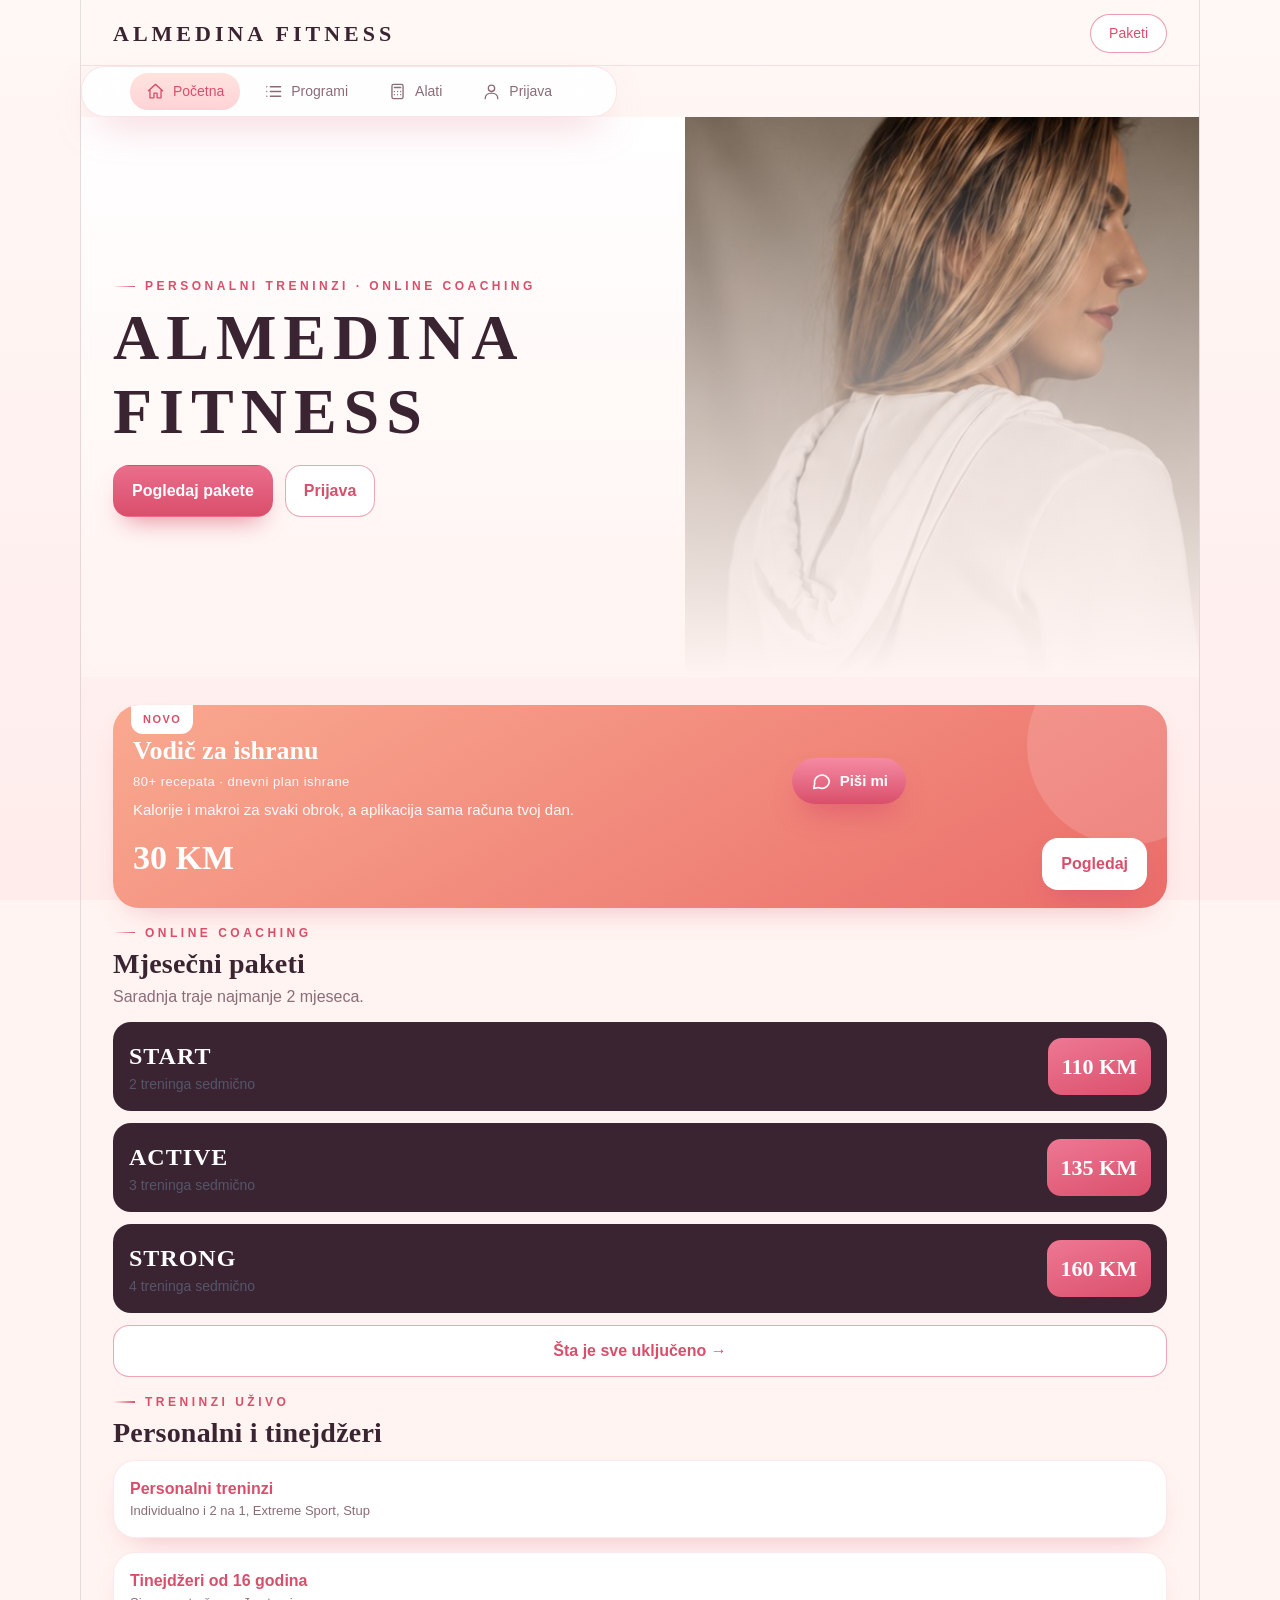
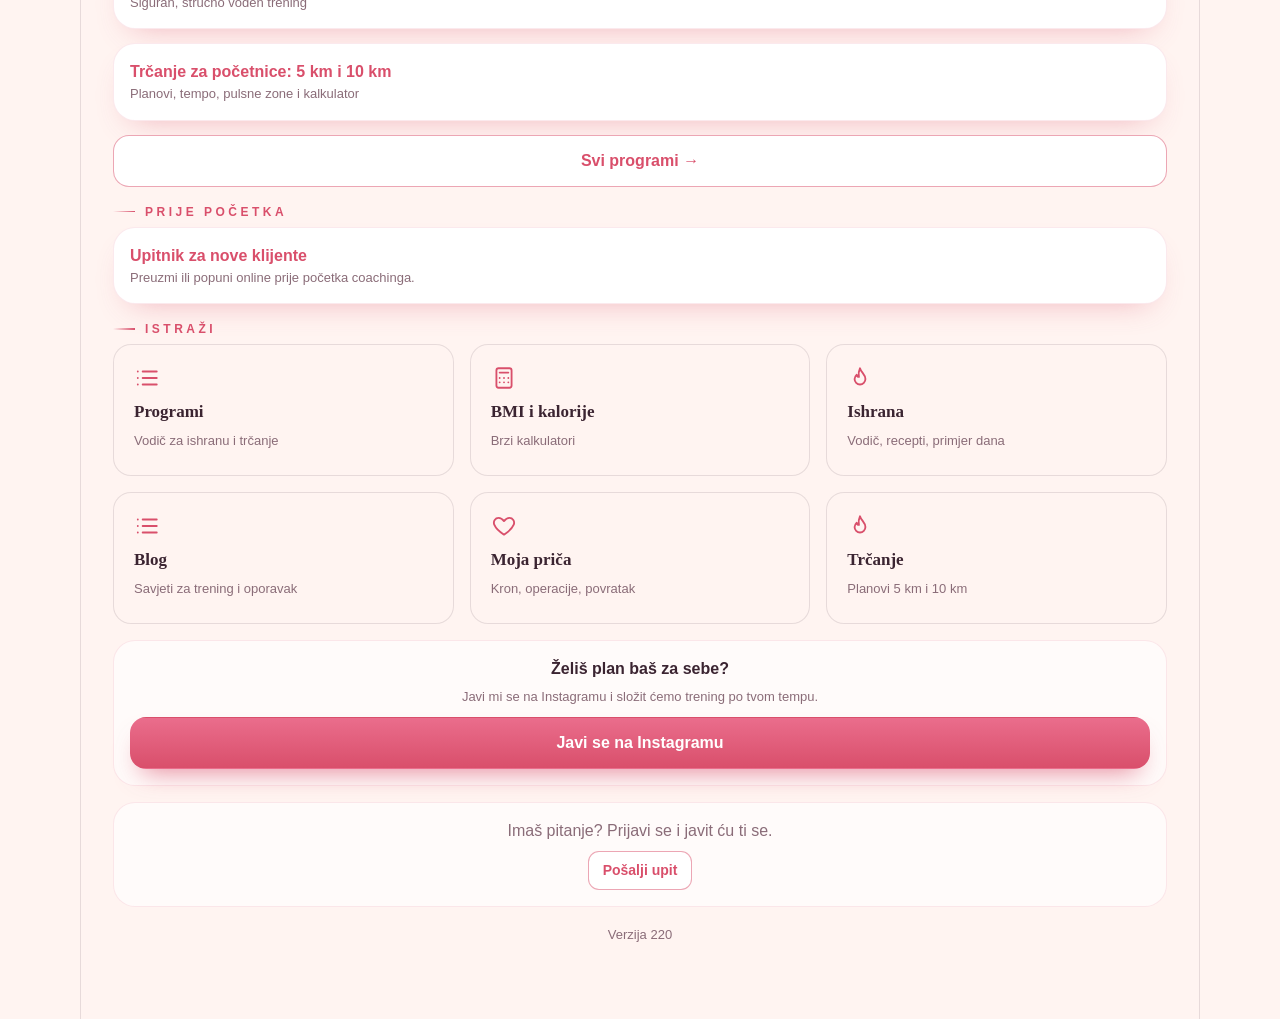
<file: index.html>
<!doctype html>
<html lang="bs">
<head>
<meta charset="utf-8">
<meta name="viewport" content="width=device-width, initial-scale=1, viewport-fit=cover">
<title>ALMEDINA FITNESS</title>
<meta name="description" content="Almedina Fitness – personalni treninzi, online coaching i kućni programi.">
<meta name="theme-color" content="#fff4f1">
<link rel="manifest" href="manifest.json">
<meta name="apple-mobile-web-app-capable" content="yes">
<meta name="mobile-web-app-capable" content="yes">
<meta name="apple-mobile-web-app-status-bar-style" content="black-translucent">
<meta name="apple-mobile-web-app-title" content="Almedina Fitness">
<meta name="format-detection" content="telephone=no">
<link rel="apple-touch-icon" href="icons/apple-touch-icon.png">
<link rel="icon" type="image/png" href="icons/icon-192.png">
<link rel="stylesheet" href="css/style.css">
<link rel="stylesheet" href="css/lux.css">
</head>
<body>
<div id="app">
  <header id="topbar" class="topbar">
    <button id="backBtn" class="icon-btn" aria-label="Nazad" hidden></button>
    <a class="brand" href="#/">ALMEDINA FITNESS</a>
    <a class="pill" href="#/paketi">Paketi</a>
  </header>
  <main id="view" tabindex="-1"></main>
  <nav id="tabbar" class="tabbar" aria-label="Glavna navigacija"></nav>
</div>
<div id="overlay" class="overlay" hidden></div>
<div id="toast" class="toast" role="status" aria-live="polite"></div>
<noscript><p style="padding:24px;color:#f0e4d6">Za rad aplikacije potreban je uključen JavaScript.</p></noscript>

<script src="js/config.js"></script>
<script src="js/config.cloud.js"></script>
<script src="js/util.js"></script>
<script src="js/data.js"></script>
<script src="js/data2.js"></script>
<script src="js/data3.js"></script>
<script src="js/data4.js"></script>
<script src="js/data5.js"></script>
<script src="js/data6.js"></script>
<script src="js/data7.js"></script>
<script src="js/data8.js"></script>
<script src="js/data9.js"></script>
<script src="js/data10.js"></script>
<script src="js/data11.js"></script>
<script src="js/data12.js"></script>
<script src="js/data13.js"></script>
<script src="js/data14.js"></script>
<script src="js/data15.js"></script>
<script src="js/data16.js"></script>
<script src="js/data17.js"></script>
<script src="js/data18.js"></script>
<script src="js/data19.js"></script>
<script src="js/data20.js"></script>
<script src="js/data21.js"></script>
<script src="js/data23.js"></script>
<script src="js/data22.js"></script>
<script src="js/data24.js"></script>
<script src="js/data25.js"></script>
<script src="js/data26.js"></script>
<script src="js/ocisti.js"></script>
<script src="js/jelovnik-auto.js"></script>
<script src="js/alergije.js"></script>
<script src="js/store.js"></script>
<script src="js/periodization.js"></script>
<script src="js/muscles.js"></script>
<script src="js/dnevnik.js"></script>
<script src="js/figure.js"></script>
<script src="js/views-public.js"></script>
<script src="js/views-client.js"></script>
<script src="js/views-trainer.js"></script>
<script src="js/views-nutrition.js"></script>
<script src="js/savjeti.js"></script>
<script src="js/views-kond.js"></script>
<script src="js/chat.js"></script>
<script src="js/extras.js"></script>
<script src="js/trcanje2.js"></script>
<script src="js/trcanje.js"></script>
<script src="js/kupci.js"></script>
<script src="js/pregled.js"></script>
<script src="js/perklijent.js"></script>
<script src="js/kondsablon.js"></script>
<script src="js/termini.js"></script>
<script src="js/online.js"></script>
<script src="js/dodjela.js"></script>
<script src="js/podsjetnik.js"></script>
<script src="js/obavijesti.js"></script>
<script src="js/zagrijavanje.js"></script>
<script src="js/hipertrofija.js"></script>
<script src="js/trenerdan.js"></script>
<script src="js/poruke.js"></script>
<script src="js/tehnika.js"></script>
<script src="js/receptfoto.js"></script>
<script src="js/blog.js"></script>
<script src="js/cloud.js"></script>
<script src="js/app.js"></script>
<a class="fab" id="fab" href="https://instagram.com/almedina.zajko" target="_blank" rel="noopener" aria-label="Piši mi na Instagramu"><svg viewBox="0 0 24 24" fill="none" stroke="currentColor" stroke-width="1.8" stroke-linecap="round" stroke-linejoin="round" aria-hidden="true"><path d="M21 12a8 8 0 0 1-11.6 7.1L4 20l1-4.6A8 8 0 1 1 21 12z"/></svg>Piši mi</a>
</body>
</html>
</file>
<file: css/style.css>
:root{color-scheme:dark;
  --navy:#0a1630; --navy-2:#101f45; --navy-3:#172a58; --ink:#060e22;
  --cream:#f0e4d6; --cream-2:#e8d9c7; --beige:#c8aa8a; --beige-2:#a98c6d;
  --text:#f0e4d6; --muted:#b9ad9e; --line:rgba(240,228,214,.14);
  --ok:#8fbf9f; --warn:#e0b36a; --bad:#e08a7a;
  --r:18px; --r-sm:12px;
  --serif:"Didot","Bodoni 72","Playfair Display","Cormorant Garamond",Georgia,"Times New Roman",serif;
  --sans:-apple-system,BlinkMacSystemFont,"SF Pro Text","Helvetica Neue",Arial,sans-serif;
  --sat:env(safe-area-inset-top,0px); --sab:env(safe-area-inset-bottom,0px);
  --tabh:64px;
}
*{box-sizing:border-box;-webkit-tap-highlight-color:transparent}
html{-webkit-text-size-adjust:100%;background:var(--ink)}
body{margin:0;font-family:var(--sans);font-size:16px;line-height:1.5;color:var(--text);background:var(--ink);
  overscroll-behavior-y:none;-webkit-font-smoothing:antialiased}
#app{max-width:560px;margin:0 auto;min-height:100vh;min-height:100dvh;background:linear-gradient(180deg,var(--navy) 0%,var(--ink) 100%);position:relative}
a{color:var(--beige);text-decoration:none}
h1,h2,h3{font-family:var(--serif);font-weight:600;letter-spacing:.2px;margin:0 0 .4em;line-height:1.15}
h1{font-size:30px} h2{font-size:23px} h3{font-size:18px}
p{margin:0 0 .8em} small,.small{font-size:13px;color:var(--muted)}
.muted{color:var(--muted)} .center{text-align:center} .mt{margin-top:16px} .mb{margin-bottom:16px} .mt-s{margin-top:8px}
.eyebrow{font-size:12px;letter-spacing:3px;text-transform:uppercase;color:var(--beige);margin-bottom:6px}

/* top / tab */
.topbar{position:sticky;top:0;z-index:20;display:flex;align-items:center;gap:10px;padding:calc(var(--sat) + 10px) 16px 10px;
  background:rgba(10,22,48,.88);backdrop-filter:blur(14px);-webkit-backdrop-filter:blur(14px);border-bottom:1px solid var(--line)}
.brand{font-family:var(--serif);font-size:19px;letter-spacing:3px;color:var(--cream);flex:1;text-align:center;font-weight:600}
.pill{font-size:13px;padding:6px 12px;border:1px solid var(--beige);border-radius:999px;color:var(--beige)}
.icon-btn{width:36px;height:36px;border-radius:50%;border:1px solid var(--line);background:transparent;color:var(--cream);display:grid;place-items:center;padding:0}
.icon-btn[hidden]{display:none}
.topbar .icon-btn+.brand{text-align:center}
main{padding:16px 16px calc(var(--tabh) + var(--sab) + 28px);outline:none;animation:fade .25s ease}
@keyframes fade{from{opacity:0;transform:translateY(6px)}to{opacity:1;transform:none}}
.tabbar{position:fixed;left:50%;transform:translateX(-50%);bottom:0;width:100%;max-width:560px;z-index:30;display:flex;
  padding:6px 6px calc(var(--sab) + 6px);background:rgba(6,14,34,.94);backdrop-filter:blur(16px);-webkit-backdrop-filter:blur(16px);border-top:1px solid var(--line)}
.tab{flex:1;display:flex;flex-direction:column;align-items:center;gap:2px;padding:6px 2px;color:var(--muted);font-size:11px;border-radius:12px;min-height:50px}
.tab svg{width:23px;height:23px}
.tab.on{color:var(--cream)} .tab.on svg{stroke:var(--beige)}

/* cards & basics */
.card{background:linear-gradient(160deg,var(--navy-2),var(--navy));border:1px solid var(--line);border-radius:var(--r);padding:16px;margin-bottom:14px}
.card.cream{background:var(--cream);color:var(--navy);border:none}
.card.cream h2,.card.cream h3{color:var(--navy)} .card.cream .muted,.card.cream small{color:#5c5a66}
.card.flat{background:rgba(255,255,255,.04)}
.card.note{border-color:rgba(224,179,106,.5);background:rgba(224,179,106,.08)}
.card.alert{border-color:rgba(224,138,122,.55);background:rgba(224,138,122,.09)}
.row{display:flex;align-items:center;gap:12px} .between{justify-content:space-between} .wrap{flex-wrap:wrap} .grow{flex:1;min-width:0}
.grid2{display:grid;grid-template-columns:1fr 1fr;gap:12px} .grid3{display:grid;grid-template-columns:repeat(3,1fr);gap:10px}
.btn{appearance:none;border:1px solid var(--beige);background:transparent;color:var(--cream);font:inherit;font-weight:600;padding:13px 18px;border-radius:14px;display:inline-flex;align-items:center;justify-content:center;gap:8px;min-height:48px;cursor:pointer;text-align:center}
.btn.primary{background:linear-gradient(180deg,var(--cream),var(--cream-2));color:var(--navy);border-color:transparent}
.btn.dark{background:var(--navy);color:var(--cream);border-color:var(--navy-3)}
.btn.block{display:flex;width:100%} .btn.sm{min-height:38px;padding:8px 14px;font-size:14px;border-radius:11px}
.btn.danger{border-color:var(--bad);color:var(--bad)} .btn:disabled{opacity:.45}
.btn:active{transform:scale(.98)}
.chips{display:flex;gap:8px;overflow-x:auto;padding-bottom:4px;margin:0 -16px 12px;padding-inline:16px;scrollbar-width:none}
.chips::-webkit-scrollbar{display:none}
.chip{flex:none;padding:8px 14px;border-radius:999px;border:1px solid var(--line);color:var(--muted);background:transparent;font:inherit;font-size:14px}
.chip.on{background:var(--cream);color:var(--navy);border-color:var(--cream);font-weight:600}
.seg{display:flex;background:rgba(255,255,255,.06);border-radius:14px;padding:4px;margin-bottom:16px;gap:4px}
.seg button{flex:1;border:0;background:transparent;color:var(--muted);font:inherit;font-size:14px;padding:10px 4px;border-radius:11px}
.seg a{flex:1;text-align:center;color:var(--muted);font-size:14px;padding:10px 4px;border-radius:11px}
.seg a.on{background:var(--cream);color:var(--navy);font-weight:700}
.seg button.on{background:var(--cream);color:var(--navy);font-weight:700}
.badge{display:inline-block;font-size:11px;letter-spacing:1px;text-transform:uppercase;padding:3px 9px;border-radius:999px;border:1px solid var(--beige);color:var(--beige)}
.badge.ok{border-color:var(--ok);color:var(--ok)} .badge.warn{border-color:var(--warn);color:var(--warn)} .badge.bad{border-color:var(--bad);color:var(--bad)}
.divider{height:1px;background:var(--line);margin:14px 0}
ul.clean{list-style:none;margin:0;padding:0} ul.clean li{padding:9px 0;border-bottom:1px solid var(--line);display:flex;gap:10px;align-items:flex-start}
ul.clean li:last-child{border-bottom:0}
.tick{flex:none;width:20px;height:20px;border-radius:50%;background:var(--beige);color:var(--navy);display:grid;place-items:center;font-size:12px;font-weight:800;margin-top:2px}
.tick.no{background:var(--bad)} .tick.warn{background:var(--warn)}
ul.dots{margin:0 0 .8em;padding-left:20px} ul.dots li{margin:4px 0}

/* hero */
.hero{position:relative;margin:-16px -16px 18px;min-height:min(78vh,620px);display:flex;align-items:flex-end;overflow:hidden;background:var(--navy)}
.hero img{position:absolute;inset:0;width:100%;height:100%;object-fit:cover;object-position:30% 8%;filter:saturate(.92)}
.hero::after{content:"";position:absolute;inset:0;background:linear-gradient(180deg,rgba(10,22,48,.05) 0%,rgba(10,22,48,.35) 45%,var(--navy) 100%)}
.hero .inner{position:relative;z-index:1;padding:24px 20px 26px;width:100%}
.hero h1{font-size:38px;letter-spacing:4px;margin-bottom:6px}
.hero p{color:var(--cream-2);max-width:32ch}
.tiles{display:grid;grid-template-columns:1fr 1fr;gap:12px}
.tile{display:flex;flex-direction:column;gap:8px;padding:16px;border-radius:var(--r);border:1px solid var(--line);background:rgba(255,255,255,.04);color:var(--cream);min-height:104px}
.tile svg{width:26px;height:26px;stroke:var(--beige)} .tile b{font-family:var(--serif);font-size:17px;font-weight:600}
.tile small{line-height:1.3}

/* price */
.price-card{background:var(--cream);color:var(--navy);border-radius:var(--r);padding:16px;margin-bottom:12px;display:flex;gap:12px;align-items:center}
.price-card .nm{font-family:var(--serif);font-size:24px;font-weight:700;letter-spacing:1px}
.price-card .ds{font-size:14px;color:#55556a}
.price-tag{background:var(--navy);color:var(--cream);font-family:var(--serif);font-size:22px;font-weight:600;padding:12px 14px;border-radius:14px;white-space:nowrap}
table.tbl{width:100%;border-collapse:collapse;font-size:14px}
table.tbl th{background:var(--navy);color:var(--cream);font-weight:600;letter-spacing:1.5px;font-size:11px;text-transform:uppercase;padding:10px 6px}
table.tbl td{padding:11px 6px;text-align:center;border-bottom:1px solid var(--line)}
.card.cream table.tbl td{border-color:rgba(10,22,48,.12)}

/* forms */
.field{display:block;margin-bottom:14px}
.field>span{display:block;font-size:13px;color:var(--muted);margin-bottom:5px}
input,select,textarea{width:100%;font:inherit;font-size:16px;color:var(--cream);background:rgba(255,255,255,.06);border:1px solid var(--line);border-radius:12px;padding:12px 14px;min-height:48px;outline:none;appearance:none;-webkit-appearance:none}
select{background-image:linear-gradient(45deg,transparent 50%,var(--beige) 50%),linear-gradient(135deg,var(--beige) 50%,transparent 50%);background-position:calc(100% - 20px) 21px,calc(100% - 14px) 21px;background-size:6px 6px;background-repeat:no-repeat;padding-right:36px}
select option{color:#0a1630}
textarea{min-height:96px;resize:vertical}
input:focus,select:focus,textarea:focus{border-color:var(--beige);box-shadow:0 0 0 3px rgba(200,170,138,.2)}
.check{display:flex;gap:10px;align-items:flex-start;margin-bottom:14px;font-size:14px;color:var(--cream-2)}
.check input{width:22px;height:22px;min-height:22px;flex:none;margin-top:2px;accent-color:var(--beige)}
.check input{-webkit-appearance:none;appearance:none;width:24px;height:24px;min-height:24px;border:2px solid var(--beige);border-radius:6px;background:rgba(255,255,255,.04) center/16px no-repeat;padding:0;cursor:pointer}
.check input:checked{background-color:var(--cream);border-color:var(--cream);background-image:url("data:image/svg+xml;utf8,<svg xmlns='http://www.w3.org/2000/svg' viewBox='0 0 16 16'><path d='M3 8.5l3.2 3.2L13 4.5' fill='none' stroke='%230a1630' stroke-width='2.6' stroke-linecap='round' stroke-linejoin='round'/></svg>")}
.check input:disabled{opacity:.4}
.field .check input{-webkit-appearance:none;appearance:none;width:24px;height:24px;min-height:24px;border:2px solid var(--beige);border-radius:6px;background:rgba(255,255,255,.04) center/16px no-repeat;padding:0;cursor:pointer}
.field .check input[type=radio]{border-radius:6px}
.field .check input:checked{background-color:var(--cream);border-color:var(--cream);background-image:url("data:image/svg+xml;utf8,<svg xmlns='http://www.w3.org/2000/svg' viewBox='0 0 16 16'><path d='M3 3l10 10M13 3L3 13' stroke='%230a1630' stroke-width='2.6' stroke-linecap='round'/></svg>")}
.field .check:has(input:checked) span{color:var(--cream);font-weight:600}
.err{color:var(--bad);font-size:14px;margin:0 0 12px}
.card.cream input,.card.cream select,.card.cream textarea{color:var(--navy);background:#fff;border-color:rgba(10,22,48,.2)}
.card.cream .field>span{color:#55556a}

/* result */
.big{font-family:var(--serif);font-size:52px;line-height:1;color:var(--cream)}
.meter{position:relative;height:12px;border-radius:99px;background:linear-gradient(90deg,#6c8fbf 0 18%,#8fbf9f 18% 50%,#e0b36a 50% 75%,#e08a7a 75% 100%);margin:18px 0 8px}
.meter i{position:absolute;top:-5px;width:4px;height:22px;background:var(--cream);border-radius:3px;box-shadow:0 0 0 2px var(--navy)}
.kv{display:flex;justify-content:space-between;gap:14px;align-items:flex-start;padding:9px 0;border-bottom:1px solid var(--line)} .kv>span{flex:none;max-width:42%} .kv>b{text-align:right} .kv:last-child{border:0} .kv b{font-weight:600}

/* exercises */
.ex{display:flex;gap:12px;align-items:center;padding:12px;border:1px solid var(--line);border-radius:var(--r-sm);margin-bottom:10px;background:rgba(255,255,255,.03);color:var(--cream)}
.ex .ph{flex:none;width:54px;height:54px;border-radius:12px;background:var(--navy-3);display:grid;place-items:center}
.ex .ph svg{width:26px;height:26px;stroke:var(--beige)}
.video{position:relative;aspect-ratio:16/9;border-radius:var(--r);overflow:hidden;background:linear-gradient(135deg,var(--navy-3),var(--navy));border:1px solid var(--line);display:grid;place-items:center;text-align:center;margin-bottom:14px}
.video iframe,.video video{position:absolute;inset:0;width:100%;height:100%;border:0}
.video.tall{aspect-ratio:9/16;max-width:340px;margin-left:auto;margin-right:auto}.video.tall video{object-fit:contain;background:#000}
.video .play{width:64px;height:64px;border-radius:50%;border:2px solid var(--beige);display:grid;place-items:center;margin:0 auto 8px}
.video .play svg{width:28px;height:28px;stroke:var(--beige);fill:var(--beige)}
ol.steps{padding-left:0;margin:0;list-style:none;counter-reset:s}
ol.steps li{counter-increment:s;display:flex;gap:12px;padding:8px 0}
ol.steps li::before{content:counter(s);flex:none;width:26px;height:26px;border-radius:50%;background:var(--beige);color:var(--navy);display:grid;place-items:center;font-weight:700;font-size:13px;margin-top:1px}

/* stats / log */
.stats{display:grid;grid-template-columns:repeat(3,1fr);gap:10px;margin-bottom:14px}
.stat{padding:12px 8px;border-radius:var(--r-sm);background:rgba(255,255,255,.05);border:1px solid var(--line);text-align:center}
.stat b{display:block;font-family:var(--serif);font-size:26px;color:var(--cream)} .stat span{font-size:12px;color:var(--muted)}
.progress{height:8px;background:rgba(255,255,255,.1);border-radius:99px;overflow:hidden} .progress i{display:block;height:100%;background:var(--beige);border-radius:99px}
.setrow{display:grid;grid-template-columns:28px 1fr 1fr 44px;gap:8px;align-items:center;margin-bottom:8px}
.setrow input{min-height:42px;padding:8px 10px;text-align:center}
.setrow .n{color:var(--muted);text-align:center}
.setrow .ok{width:44px;height:42px;border-radius:12px;border:1px solid var(--line);background:transparent;color:var(--muted);font-size:18px}
.setrow .ok.on{background:var(--beige);border-color:var(--beige);color:var(--navy)}
svg.chart{width:100%;height:auto;display:block;overflow:visible}
.chart text{fill:var(--muted);font-size:10px;font-family:var(--sans)}
.empty{padding:26px 10px;text-align:center;color:var(--muted)}

/* overlay / toast */
.overlay{position:fixed;inset:0;z-index:50;background:rgba(3,8,20,.7);display:flex;align-items:flex-end;justify-content:center;animation:fade .2s}
.overlay[hidden]{display:none}
.sheet{width:100%;max-width:560px;max-height:88vh;overflow:auto;background:var(--navy);border:1px solid var(--line);border-radius:22px 22px 0 0;padding:20px 18px calc(var(--sab) + 20px)}
.toast{position:fixed;left:50%;bottom:calc(var(--tabh) + var(--sab) + 18px);transform:translate(-50%,20px);opacity:0;pointer-events:none;z-index:60;
  background:var(--cream);color:var(--navy);padding:11px 18px;border-radius:999px;font-weight:600;font-size:14px;transition:.25s;max-width:90%;text-align:center}
.toast.show{opacity:1;transform:translate(-50%,0)}
.demo-bar{font-size:12px;text-align:center;color:var(--warn);border:1px dashed rgba(224,179,106,.5);border-radius:10px;padding:6px 10px;margin-bottom:14px}
.user-chip{display:flex;align-items:center;gap:12px}
.avatar{width:46px;height:46px;border-radius:50%;background:var(--beige);color:var(--navy);display:grid;place-items:center;font-family:var(--serif);font-weight:700;font-size:20px;flex:none}
@media (min-width:600px){#app{border-left:1px solid var(--line);border-right:1px solid var(--line)}}
@media (prefers-reduced-motion:reduce){*{animation:none!important;transition:none!important}}

/* ===== Web stranica: raspored za tablet i računar ===== */
@media (min-width:900px){
  #app{max-width:1120px;display:flex;flex-direction:column}
  .topbar{order:0;padding:calc(var(--sat) + 14px) 32px 12px}
  .brand{flex:none;text-align:left;font-size:22px;letter-spacing:4px;margin-right:auto}
  .pill{font-size:14px;padding:8px 18px}
  .tabbar{order:1;position:sticky;top:64px;bottom:auto;left:auto;transform:none;max-width:none;width:auto;justify-content:center;gap:8px;
    padding:6px 32px;border-top:0;border-bottom:1px solid var(--line)}
  .tab{flex:none;flex-direction:row;gap:8px;padding:8px 16px;font-size:14px;min-height:0}
  .tab svg{width:19px;height:19px}
  main{order:2;padding:28px 32px 64px;max-width:1120px;width:100%}
  h1{font-size:40px} h2{font-size:28px}
  .hero{margin:-28px -32px 28px;min-height:560px;align-items:center}
  .hero img{inset:0 0 0 auto;width:46%;height:100%;object-position:50% 22%}
  .hero::after{background:linear-gradient(90deg,var(--navy) 0%,var(--navy) 50%,rgba(10,22,48,.2) 78%,rgba(10,22,48,.05) 100%)}
  .hero .inner{padding:48px 32px;max-width:56%}
  .hero h1{font-size:64px;letter-spacing:7px}
  .hero p{font-size:19px;max-width:38ch}
  .tiles{grid-template-columns:repeat(3,1fr);gap:16px}
  .tile{min-height:132px;padding:20px}
  .toast{bottom:32px}
  .sheet{border-radius:22px;max-height:84vh;margin:auto}
  .overlay{align-items:center}
  .video{max-width:720px}
}

.figcard{padding:10px 10px 8px}.fig{width:100%;height:auto;display:block;max-height:210px}#figbox{background:rgba(255,255,255,.04);border-radius:12px}
.chat .cthread{max-height:52vh;overflow:auto;display:flex;flex-direction:column;gap:8px;padding:4px 2px 10px}
.cb{max-width:86%;padding:8px 10px;border-radius:14px;background:rgba(255,255,255,.08)}
.cb.me{align-self:flex-end;background:rgba(214,170,120,.22)}
.cb.other{align-self:flex-start}
.cb video{width:100%;max-height:300px;border-radius:10px;background:#000}
.cb audio{width:100%;min-width:200px;height:40px}
.ctext{white-space:pre-wrap;word-break:break-word;margin-top:4px}
.cmeta{font-size:11px;opacity:.65;margin-top:4px}
.clink{background:none;border:0;color:inherit;text-decoration:underline;font:inherit;padding:0;cursor:pointer}
.ccomp{display:flex;gap:6px;align-items:flex-end}
.ccomp textarea{flex:1;min-height:40px;max-height:110px;resize:none}
.crec{display:flex;gap:8px;align-items:center;padding:8px 0}
.recdot{width:10px;height:10px;border-radius:50%;background:#e5484d;animation:rp 1s infinite}
@keyframes rp{50%{opacity:.25}}
.figph{width:84px;height:60px;flex:none;overflow:hidden;background:rgba(255,255,255,.05);border-radius:10px;display:block;padding:2px}
.figph .fig{width:100%;height:100%;max-height:none}
ul.clean li .figph{margin-right:10px}
.fstill{flex:1;text-align:center;background:rgba(255,255,255,.04);border-radius:10px;padding:4px}
.fstill .fig{max-height:100px}
.mdot{display:inline-block;width:11px;height:11px;border-radius:50%;margin-right:6px;vertical-align:baseline}
.mdot.p{background:#d93a3a}.mdot.s{background:#f2983c}

/* PDF čitač vodiča */
.pdfpg{background:#fff;margin:0 0 10px;border-radius:6px;overflow:hidden;width:100%}
.pdfpg canvas{width:100%;height:auto;display:block}
.pdfpg.zoom{width:180%;max-width:none}
#pdfhost{overflow-x:auto}
.pdfinfo{margin:0 0 8px}

.fstill.big .fig{max-height:170px}.fstill.big{padding:8px}.rest{color:var(--gold,#f3b36b)}.restbar{position:sticky;top:8px;z-index:30;background:#f3b36b;color:#1d2b4a;border-radius:14px;padding:10px 14px;font-weight:700;display:flex;justify-content:space-between;align-items:center;margin-bottom:10px}.restbar button{background:#1d2b4a;color:#fff;border:0;border-radius:10px;padding:6px 10px}

/* planer termina */
.tscroll{overflow-x:auto;border:1px solid var(--line);border-radius:14px;background:var(--card)}
.tgrid{display:grid;grid-template-columns:34px repeat(7,minmax(0,1fr));font-size:11px}
.tgh{padding:6px 0;text-align:center;font-weight:700;color:var(--muted,#7d5a68);border-bottom:1px solid var(--line)}.tgh.today{color:var(--rose-2,#c4506f)}
.thc{height:40px;border-top:1px solid var(--line);font-size:11px;text-align:right;padding-right:4px;color:var(--muted,#7d5a68)}
.tcol{position:relative;border-left:1px solid var(--line);background-image:linear-gradient(var(--line) 1px,transparent 1px);background-size:100% 40px;cursor:pointer}
.tblk{position:absolute;left:1px;right:1px;border-radius:7px;padding:2px 3px;white-space:nowrap;overflow:hidden;text-overflow:ellipsis;font-size:11px;line-height:1.2;font-weight:700;border:0;text-align:left;cursor:pointer;background:var(--rose-2,#c4506f);color:#fff}
.tblk.o{background:#f7ead0;color:#9a6b1f;border:1px solid #9a6b1f}
.tblk small{display:block;font-size:9px;font-weight:600;opacity:.9}
.tdot{display:inline-block;width:12px;height:12px;border-radius:4px;background:var(--rose-2,#c4506f);vertical-align:-1px}.tdot.o{background:#f7ead0;border:1px solid #9a6b1f}
.fbox{background:#e2f3ea;color:#2f7d5b;padding:8px 10px;border-radius:10px;margin-bottom:6px}.fbox ul{margin:2px 0 0;padding-left:18px}
.restbar[hidden]{display:none!important}
</file>
<file: css/lux.css>
/* Svijetla, ženstvena tema: blush pozadina, ruža naglasak, tamna šljiva za tekst.
   Zamjena palete: sve što je u style.css tamno postaje svijetlo (kontrast ostaje očuvan). */
:root{color-scheme:light;
  --navy:#ffffff; --navy-2:#fff8f6; --navy-3:#ffe6e2; --ink:#fff4f1;
  --cream:#3b2431; --cream-2:#5b3a49; --beige:#d94f6b; --beige-2:#b53a56;
  --text:#3b2431; --muted:#8a6c78; --line:rgba(59,36,49,.12);
  --ok:#2f9a68; --warn:#c98a2b; --bad:#d0483c;
  --gold:#d94f6b; --gold-2:#b53a56; --rose-1:#ea6d8c; --rose-2:#d94f6b; --blush:#ffe3de;
  --shadow:0 14px 32px -18px rgba(217,79,107,.45)}
html{background:var(--ink)}
body{background:linear-gradient(180deg,#fff8f5 0%,#ffeceb 100%) fixed;color:var(--text)}
#app{background:transparent}
h1{font-size:32px}
.eyebrow{display:flex;align-items:center;gap:10px;color:var(--rose-2);letter-spacing:3.5px;font-weight:600}
.eyebrow::before{content:"";width:22px;height:1.5px;background:linear-gradient(90deg,transparent,var(--rose-2))}
a{color:var(--rose-2)}

/* gornja i donja traka */
.topbar{background:rgba(255,248,245,.82);border-bottom:1px solid rgba(217,79,107,.14)}
.brand{color:var(--cream)}
.icon-btn{border-color:rgba(217,79,107,.3);color:var(--cream);background:#fff}
.pill{border-color:rgba(217,79,107,.55);color:var(--rose-2);background:#fff}
.tabbar{bottom:max(10px,var(--sab));width:calc(100% - 24px);max-width:536px;border:1px solid rgba(217,79,107,.14);border-radius:24px;padding:6px;
  background:rgba(255,255,255,.88);box-shadow:0 18px 40px -18px rgba(217,79,107,.5)}
.tab{border-radius:18px;color:var(--muted)}
.tab.on{background:linear-gradient(180deg,#ffe3de,#ffd3d6);color:var(--rose-2)}
.tab.on svg{stroke:var(--rose-2)}

/* kartice */
.card{background:#fff;border:1px solid rgba(217,79,107,.12);box-shadow:var(--shadow);border-radius:22px}
.card.flat{background:rgba(255,255,255,.65);box-shadow:none}
.card.note{background:#fff4e3;border-color:rgba(201,138,43,.35)}
.card.alert{background:#ffe9e6;border-color:rgba(208,72,60,.4)}
.card.cream{background:linear-gradient(150deg,#ee7894,#d94f6b);color:#fff;border:none}
.card.cream h1,.card.cream h2,.card.cream h3,.card.cream b{color:#fff}
.card.cream .muted,.card.cream small,.card.cream .small,.card.cream p{color:rgba(255,255,255,.9)}
.card.cream .eyebrow{color:#fff!important} .card.cream .eyebrow::before{background:#fff}
.card.cream .btn{border-color:rgba(255,255,255,.7);color:#fff}
.card.cream .btn.primary{background:#fff;color:var(--rose-2)}
.ex{background:#fff;border:1px solid rgba(217,79,107,.12);border-radius:20px;box-shadow:var(--shadow);transition:transform .15s}
.ex:active{transform:scale(.985)}
.ex .ph{background:linear-gradient(160deg,#ffe3de,#ffd0d6);border:0;color:var(--rose-2)}
.ex .ph svg{stroke:var(--rose-2)}
.stat{background:#fff;border:1px solid rgba(217,79,107,.12);border-radius:18px;box-shadow:var(--shadow)}
.stat b{color:var(--rose-2);background:none}
.price-tag{background:linear-gradient(160deg,#ee7894,#d94f6b);color:#fff}
.badge.ok{background:#e6f6ee;color:var(--ok)}

/* dugmad */
.btn{border-radius:16px;border-color:rgba(217,79,107,.5);color:var(--rose-2);background:#fff;transition:transform .12s,box-shadow .2s}
.btn.primary{background:linear-gradient(180deg,var(--rose-1),var(--rose-2));color:#fff;border-color:transparent;box-shadow:0 14px 26px -12px rgba(217,79,107,.7)}
.btn.dark{background:var(--cream);color:#fff;border-color:transparent}
.btn.danger{color:var(--bad);border-color:var(--bad);background:#fff}
.btn svg{width:20px;height:20px;flex:none}
.chip{background:#fff;border-color:rgba(217,79,107,.25);color:var(--cream)}
.chip.on{background:linear-gradient(180deg,var(--rose-1),var(--rose-2));color:#fff;border-color:transparent}
.seg{background:rgba(217,79,107,.1)}
.seg button{color:var(--cream)}
.seg button.on{background:#fff;color:var(--rose-2);box-shadow:0 6px 14px -8px rgba(217,79,107,.6)}
.progress{height:8px;border-radius:99px;background:rgba(217,79,107,.14);overflow:hidden}
.progress i{display:block;height:100%;border-radius:99px;background:linear-gradient(90deg,var(--rose-1),var(--rose-2))}
input,select,textarea{color:var(--text)}
.field input,.field select,.field textarea{background:#fff;border:1px solid rgba(59,36,49,.18);color:var(--text)}
.field input:focus,.field select:focus,.field textarea:focus{border-color:var(--rose-2);outline:0;box-shadow:0 0 0 3px rgba(217,79,107,.18)}
.demo-bar{border-color:rgba(217,79,107,.4);color:var(--rose-2);background:#fff}

/* početna: fotografija sa svijetlim prelazom */
.hero::after{background:linear-gradient(180deg,rgba(255,244,241,0) 0%,rgba(255,244,241,.55) 50%,#fff4f1 100%)}
.hero h1{color:var(--cream)} .hero p{color:var(--cream-2)}

/* kartice programa u prodaji */
.pcard{position:relative;margin-bottom:16px;padding:22px 20px 18px;border-radius:26px;overflow:hidden;box-shadow:var(--shadow);color:#fff}
.pcard.c0{background:linear-gradient(150deg,#f08aa0,#d94f6b)}
.pcard.c1{background:linear-gradient(150deg,#f9a98f,#ea6d6a)}
.pcard.c2{background:linear-gradient(150deg,#c78ad8,#9d5bc0)}
.pcard::after{content:"";position:absolute;right:-60px;top:-60px;width:200px;height:200px;border-radius:50%;background:rgba(255,255,255,.14)}
.pc-zn{position:absolute;top:0;left:18px;background:#fff;color:var(--rose-2);font-size:11px;font-weight:700;letter-spacing:1.5px;text-transform:uppercase;padding:6px 12px;border-radius:0 0 12px 12px}
.pc-t{font-family:var(--serif);font-size:26px;font-weight:700;line-height:1.1;margin-top:10px;position:relative;z-index:1}
.pc-m{font-size:13px;letter-spacing:.5px;opacity:.92;margin:6px 0 8px;position:relative;z-index:1}
.pc-o{font-size:15px;opacity:.95;margin:0 0 14px;position:relative;z-index:1}
.pc-pr{display:flex;align-items:baseline;gap:10px;margin-bottom:14px;position:relative;z-index:1}
.pc-pr b{font-family:var(--serif);font-size:34px;font-weight:700}
.pc-pr s{font-size:18px;opacity:.8}
.pc-b{display:flex;gap:10px;position:relative;z-index:1}
.pc-b .btn{flex:1;background:rgba(255,255,255,.2);border-color:rgba(255,255,255,.7);color:#fff}
.pc-b .btn.primary{background:#fff;color:var(--rose-2);border-color:transparent;box-shadow:0 10px 22px -12px rgba(0,0,0,.35)}
.pc-b .badge{background:#fff;color:var(--rose-2);align-self:center}

/* plutajuće dugme za poruku */
.fab{position:fixed;right:14px;bottom:calc(var(--tabh) + max(10px,var(--sab)) + 22px);z-index:40;display:flex;align-items:center;gap:8px;padding:12px 18px;border-radius:99px;
  background:linear-gradient(180deg,#f58aa2,#d94f6b);color:#fff!important;font-weight:700;font-size:15px;box-shadow:0 16px 28px -10px rgba(217,79,107,.75)}
.fab svg{width:22px;height:22px}
@media (min-width:600px){.fab{right:calc(50% - 266px)}}

/* program: naslov, napredak, sedmice, dani */
.pg-hero{position:relative;padding:20px 18px 18px;margin:0 0 14px;border-radius:26px;overflow:hidden;box-shadow:var(--shadow);
  background:radial-gradient(380px 200px at 90% -10%,rgba(255,255,255,.55),transparent 70%),linear-gradient(150deg,#ffd9dc,#ffc3cc)}
.pg-hero h1{margin-bottom:.3em;color:var(--cream)}
.pg-hero p{margin-bottom:.4em;color:var(--cream-2)}
.wk-progress{margin-top:14px;padding-top:14px;border-top:1px solid rgba(59,36,49,.12);font-size:15px;color:var(--cream)}
.wk-progress b{font-family:var(--serif);font-size:22px;color:var(--rose-2)}
.weeks{display:flex;gap:8px;overflow-x:auto;margin:0 -16px 12px;padding:4px 16px 8px;scrollbar-width:none;scroll-snap-type:x proximity}
.weeks::-webkit-scrollbar{display:none}
.wk{position:relative;flex:none;width:58px;padding:9px 0 8px;border-radius:16px;border:1px solid rgba(217,79,107,.2);background:#fff;color:var(--muted);
  font:inherit;display:flex;flex-direction:column;align-items:center;scroll-snap-align:center;transition:transform .12s}
.wk b{font-family:var(--serif);font-size:22px;line-height:1.1;color:var(--cream)}
.wk-l{font-size:10px;letter-spacing:2px;text-transform:uppercase}
.wk.done b{color:var(--rose-2)}
.wk-d{position:absolute;top:4px;right:7px;font-size:10px;font-style:normal;color:var(--ok)}
.wk.now{border-color:var(--rose-2)}
.wk.on{background:linear-gradient(180deg,var(--rose-1),var(--rose-2));border-color:transparent;box-shadow:0 10px 22px -10px rgba(217,79,107,.8)}
.wk.on b,.wk.on .wk-l{color:#fff}
.wk:active{transform:scale(.96)}
.weekinfo{padding:2px 2px 12px}
.weekinfo .serif{font-family:var(--serif);font-size:22px;color:var(--cream)}
.tag{font-size:11px;letter-spacing:1.5px;text-transform:uppercase;padding:4px 10px;border-radius:99px;border:1px solid rgba(217,79,107,.5);color:var(--rose-2);background:#fff}
details.day{margin-bottom:12px;border-radius:22px;border:1px solid rgba(217,79,107,.12);box-shadow:var(--shadow);overflow:hidden;background:#fff}
details.day[open]{border-color:rgba(217,79,107,.4)}
details.day>summary{list-style:none;display:flex;align-items:center;gap:14px;padding:14px 16px;cursor:pointer}
details.day>summary::-webkit-details-marker{display:none}
details.day>summary::after{content:"";width:9px;height:9px;border-right:2px solid var(--rose-2);border-bottom:2px solid var(--rose-2);transform:rotate(45deg);margin:0 4px 4px 0;transition:transform .2s;flex:none}
details.day[open]>summary::after{transform:rotate(-135deg);margin-bottom:-4px}
.day-n{flex:none;width:42px;height:42px;border-radius:50%;display:grid;place-items:center;font-family:var(--serif);font-size:20px;font-weight:700;color:#fff;background:linear-gradient(180deg,var(--rose-1),var(--rose-2))}
.day-n.opt{font-size:11px;letter-spacing:1px;background:#fff;color:var(--rose-2);border:1.5px dashed rgba(217,79,107,.7)}
.day-t{font-family:var(--serif);font-size:19px;color:var(--cream);font-weight:600}
.day-b{padding:2px 16px 16px;border-top:1px solid var(--line)}
.day-b .btn{margin-top:14px}
.day-b ul.clean li{padding:11px 0;border-bottom:1px solid rgba(59,36,49,.08)}
.day-b ul.clean li:last-child{border-bottom:0}
.day-b ul.clean li>b{font-family:var(--serif);font-size:18px;color:var(--rose-2)}
@media (prefers-reduced-motion:reduce){*{animation:none!important;transition:none!important}}
.fab[hidden]{display:none!important}
.card.cream .stat b{color:var(--rose-2)}
</file>
